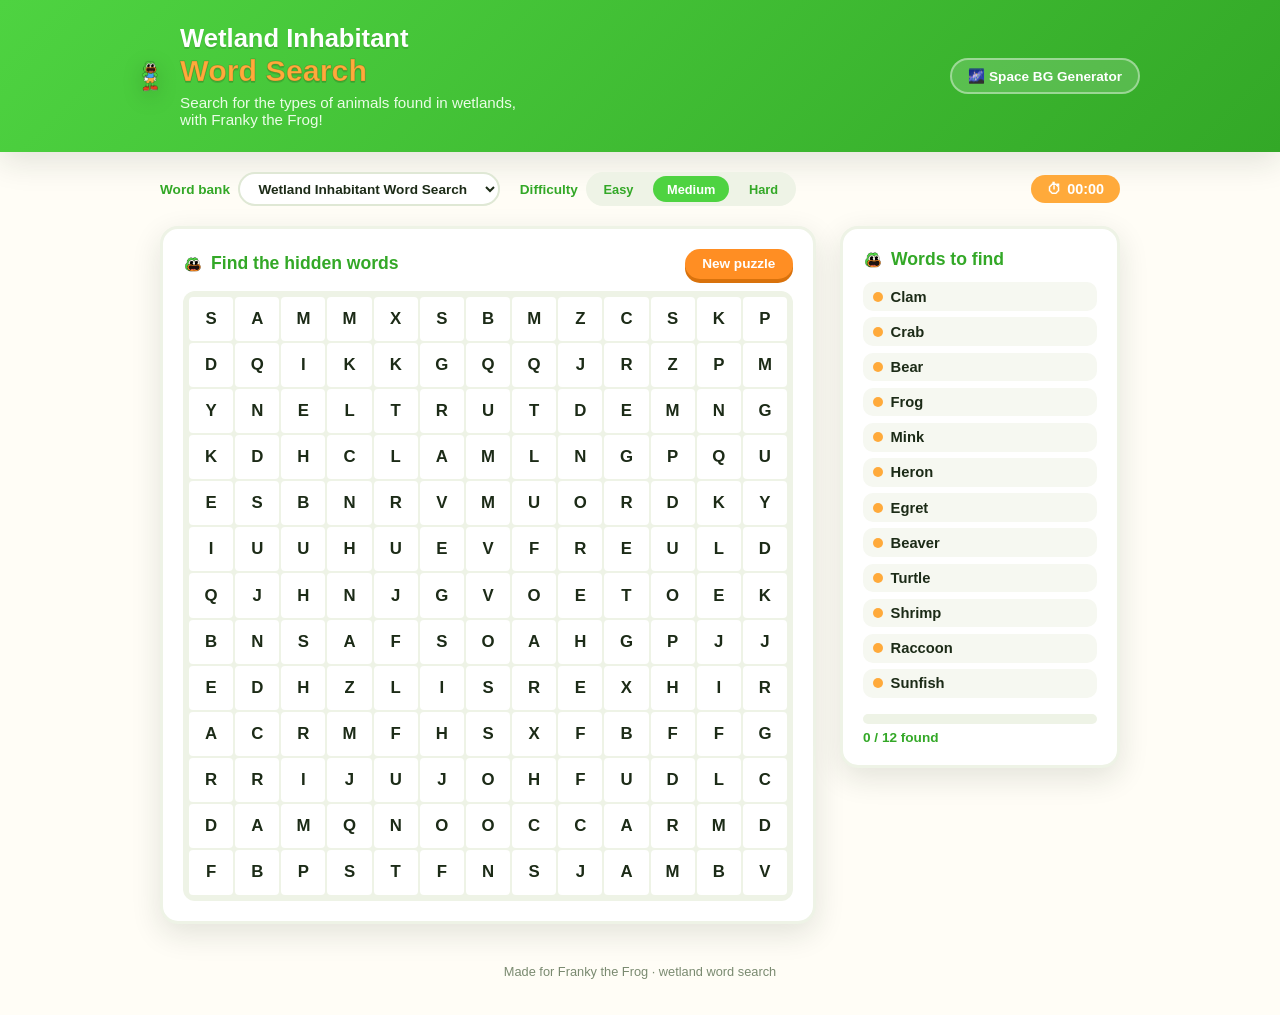
<file: index.html>
<!doctype html>
<html lang="en">
<head>
<meta charset="UTF-8" />
<meta name="viewport" content="width=device-width, initial-scale=1.0" />
<title>Franky's Wetland Word Search</title>
<link rel="icon" href="frany_head_smile.png" />
<link rel="stylesheet" href="styles.css" />
</head>
<body>
  <div class="pond-bg" aria-hidden="true"></div>

  <header class="site-header">
    <div class="header-inner">
      <div class="mascot" aria-hidden="true">
        <img src="franky_right.png" alt="" class="franky-img header-franky-img" />
      </div>
      <div class="title-block">
        <h1 id="title-main">Wetland Inhabitant<span id="title-sub">Word Search</span></h1>
        <p class="subtitle" id="subtitle-text">Search for the types of animals found in wetlands, with Franky the Frog!</p>
      </div>
      <a class="space-gen-link" href="space-generator.html">🌌 Space BG Generator</a>
    </div>
  </header>

  <main>
    <div class="controls-bar">
      <div class="control-group">
        <label for="bank-select">Word bank</label>
        <select id="bank-select"></select>
      </div>
      <div class="control-group">
        <span class="control-label">Difficulty</span>
        <div class="difficulty-buttons" id="difficulty-buttons" role="group" aria-label="Difficulty">
          <button data-difficulty="easy" type="button">Easy</button>
          <button data-difficulty="medium" type="button">Medium</button>
          <button data-difficulty="hard" type="button">Hard</button>
        </div>
      </div>
      <div class="timer-badge">
        <span aria-hidden="true">⏱</span>
        <span id="timer-display">00:00</span>
      </div>
    </div>

    <div class="layout">
      <section class="puzzle-panel" aria-label="Word search grid">
        <div class="panel-head">
          <div class="panel-head-title">
            <img id="mascot-feedback" src="frany_head_smile.png" alt="" class="mascot-feedback" />
            <h2>Find the hidden words</h2>
          </div>
          <button id="reset-btn" class="btn-reset" type="button">New puzzle</button>
        </div>
        <div id="grid" class="grid" role="grid" aria-label="Word search puzzle"></div>
      </section>

      <aside class="word-panel" aria-label="Word list">
        <div class="word-panel-title">
          <img src="frany_head_smile.png" alt="" class="word-panel-icon" />
          <h2>Words to find</h2>
        </div>
        <ul id="word-list" class="word-list"></ul>
        <div class="progress">
          <div class="progress-bar"><div id="progress-fill" class="progress-fill"></div></div>
          <span id="progress-label">0 / 0 found</span>
        </div>
      </aside>
    </div>
  </main>

  <div id="win-banner" class="win-banner hidden" role="status">
    <div class="win-card">
      <div class="win-mascot" aria-hidden="true">
        <img src="frany_head_smile.png" alt="" class="franky-img win-franky-img" />
      </div>
      <h2>Ribbit-ing job!</h2>
      <p id="win-message">You found every word.</p>
      <button id="play-again-btn" class="btn-reset" type="button">Play again</button>
    </div>
  </div>

  <footer class="site-footer">
    <p>Made for Franky the Frog &middot; wetland word search</p>
  </footer>

  <script src="script.js"></script>
</body>
</html>
</file>
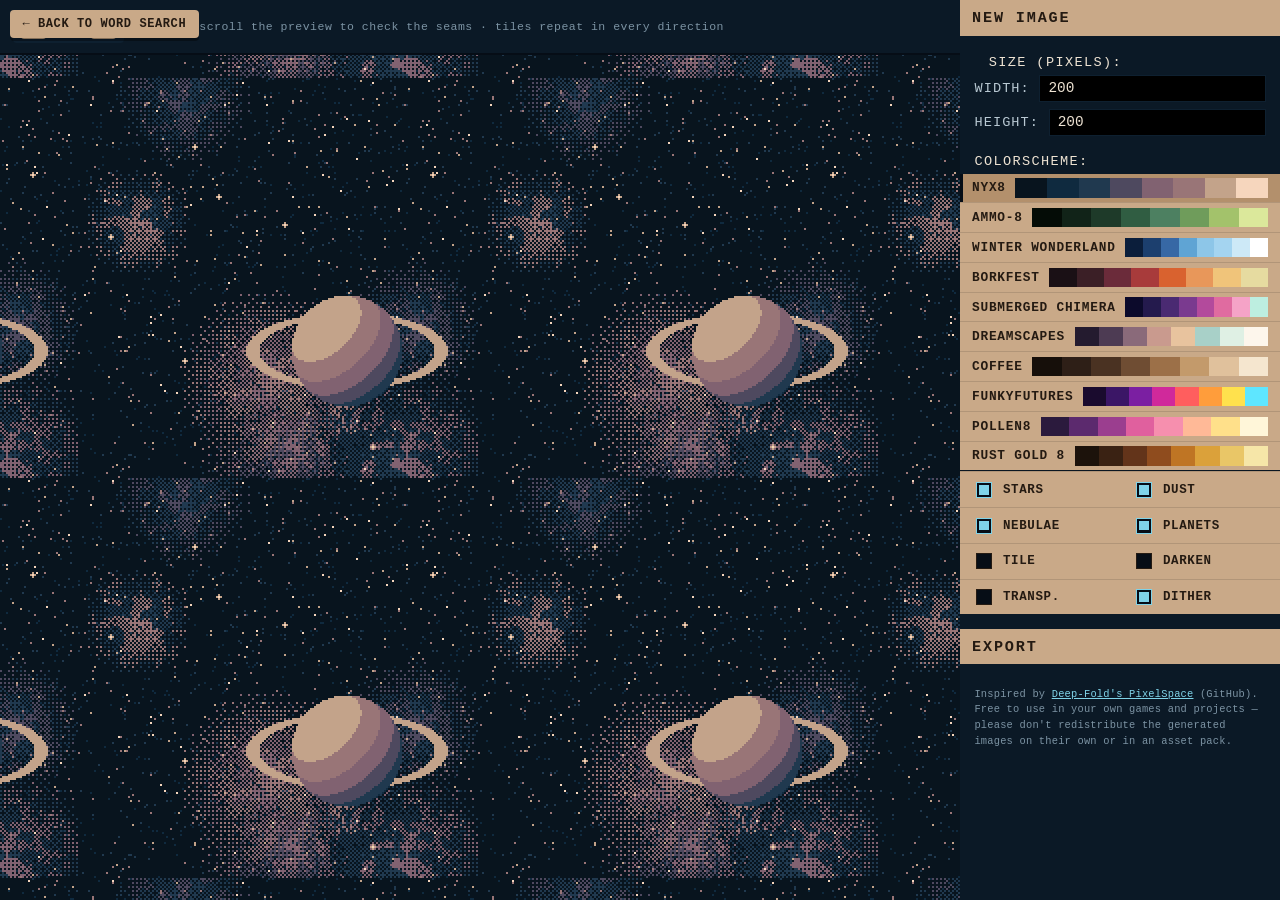
<file: space-generator.html>
<!doctype html>
<html lang="en">
<head>
<meta charset="UTF-8" />
<meta name="viewport" content="width=device-width, initial-scale=1.0" />
<title>PixelSpace &middot; Space Background Generator</title>
<link rel="icon" href="frany_head_smile.png" />
<link rel="stylesheet" href="space-generator.css" />
</head>
<body>
  <a class="back-link" href="index.html">&larr; Back to Word Search</a>

  <div class="app">
    <section class="preview-pane">
      <div class="preview-toolbar">
        <div class="zoom-controls">
          <button id="zoom-out" type="button" title="Zoom out">&minus;</button>
          <span id="zoom-label">2x</span>
          <button id="zoom-in" type="button" title="Zoom in">+</button>
        </div>
        <p class="preview-hint">Drag or scroll the preview to check the seams &middot; tiles repeat in every direction</p>
      </div>
      <div id="preview-viewport" class="preview-viewport">
        <div id="preview-surface" class="preview-surface"></div>
      </div>
    </section>

    <aside class="control-pane">
      <button id="new-image-btn" class="bar-header" type="button">New Image</button>

      <div class="panel-block">
        <div class="section-label">Size (pixels):</div>
        <div class="size-row">
          <label for="width-input">Width:</label>
          <input id="width-input" type="number" min="8" max="512" step="1" value="200" />
        </div>
        <div class="size-row">
          <label for="height-input">Height:</label>
          <input id="height-input" type="number" min="8" max="512" step="1" value="200" />
        </div>
      </div>

      <div class="section-label">Colorscheme:</div>
      <div id="scheme-list" class="scheme-list" role="listbox" aria-label="Color scheme"></div>

      <div class="options-grid" id="options-grid">
        <label class="opt"><input type="checkbox" id="opt-stars" checked /><span>Stars</span></label>
        <label class="opt"><input type="checkbox" id="opt-dust" checked /><span>Dust</span></label>
        <label class="opt"><input type="checkbox" id="opt-nebulae" checked /><span>Nebulae</span></label>
        <label class="opt"><input type="checkbox" id="opt-planets" checked /><span>Planets</span></label>
        <label class="opt"><input type="checkbox" id="opt-tile" /><span>Tile</span></label>
        <label class="opt"><input type="checkbox" id="opt-darken" /><span>Darken</span></label>
        <label class="opt"><input type="checkbox" id="opt-transp" /><span>Transp.</span></label>
        <label class="opt"><input type="checkbox" id="opt-dither" checked /><span>Dither</span></label>
      </div>

      <button id="export-btn" class="bar-header export-btn" type="button">Export</button>
      <p class="credit">
        Inspired by <a href="https://github.com/Deep-Fold/PixelSpace" target="_blank" rel="noopener noreferrer">Deep-Fold&#39;s PixelSpace</a> (GitHub).
        Free to use in your own games and projects &mdash; please don&#39;t redistribute the generated images on their own or in an asset pack.
      </p>
    </aside>
  </div>

  <input type="color" id="color-editor" class="color-editor" aria-hidden="true" tabindex="-1" />

  <script src="space-generator.js"></script>
</body>
</html>
</file>
<file: styles.css>
:root {
  --green: #4ED341;
  --green-dark: #33a827;
  --orange: #FF8E23;
  --blue: #41A2EE;
  --tan: #FFAA3B;
  --red: #EA401E;
  --ink: #1c2b17;
  --paper: #fffdf6;
  --card: #ffffff;
  --shadow: 0 10px 30px rgba(28, 43, 23, 0.12);
  font-size: 16px;
}

* { box-sizing: border-box; }

html, body {
  margin: 0;
  padding: 0;
  min-height: 100%;
  font-family: "Trebuchet MS", "Segoe UI", Verdana, sans-serif;
  color: var(--ink);
  background: var(--paper);
}

.pond-bg {
  position: fixed;
  inset: 0;
  z-index: -1;
  background:
    radial-gradient(circle at 8% 12%, rgba(78, 211, 65, 0.18), transparent 40%),
    radial-gradient(circle at 92% 20%, rgba(65, 162, 238, 0.15), transparent 45%),
    radial-gradient(circle at 50% 95%, rgba(255, 170, 59, 0.16), transparent 50%),
    var(--paper);
}

.site-header {
  background: linear-gradient(135deg, var(--green) 0%, var(--green-dark) 100%);
  padding: 1.5rem 1.25rem;
  box-shadow: var(--shadow);
}

.header-inner {
  max-width: 1000px;
  margin: 0 auto;
  display: flex;
  align-items: center;
  gap: 1.25rem;
}

.mascot { flex: 0 0 auto; }

.franky-img {
  display: block;
  filter: drop-shadow(0 6px 10px rgba(0,0,0,0.18));
}

.header-franky-img {
  height: 32px;
  width: auto;
}

.win-franky-img {
  height: 46px;
  width: auto;
  margin: 0 auto 0.5rem;
}

.title-block h1 {
  margin: 0;
  font-size: 1.6rem;
  line-height: 1.15;
  color: #fff;
  text-shadow: 0 2px 0 rgba(0,0,0,0.12);
  display: flex;
  flex-direction: column;
}

.title-block h1 span {
  font-size: 1.9rem;
  color: var(--tan);
  -webkit-text-stroke: 1px rgba(0,0,0,0.15);
}

.subtitle {
  margin: 0.35rem 0 0;
  color: #eafce6;
  font-size: 0.95rem;
  max-width: 40ch;
}

.space-gen-link {
  flex: 0 0 auto;
  margin-left: auto;
  display: inline-flex;
  align-items: center;
  gap: 0.35rem;
  background: rgba(255, 255, 255, 0.16);
  color: #fff;
  text-decoration: none;
  font-weight: 700;
  font-size: 0.85rem;
  padding: 0.5rem 1rem;
  border-radius: 999px;
  border: 2px solid rgba(255, 255, 255, 0.4);
  white-space: nowrap;
  transition: background 0.15s ease, transform 0.08s ease;
}
.space-gen-link:hover { background: rgba(255, 255, 255, 0.28); }
.space-gen-link:active { transform: translateY(1px); }

.controls-bar {
  max-width: 1000px;
  margin: 1.25rem auto 0;
  padding: 0 1.25rem;
  display: flex;
  flex-wrap: wrap;
  align-items: center;
  gap: 1.25rem;
}

.control-group {
  display: flex;
  align-items: center;
  gap: 0.5rem;
  font-size: 0.85rem;
  font-weight: 700;
  color: var(--green-dark);
}

.control-group label,
.control-label {
  white-space: nowrap;
}

#bank-select {
  font-family: inherit;
  font-weight: 700;
  font-size: 0.85rem;
  color: var(--ink);
  background: #fff;
  border: 2px solid #dfe8d5;
  border-radius: 999px;
  padding: 0.4rem 0.9rem;
  cursor: pointer;
}

.difficulty-buttons {
  display: flex;
  gap: 0.4rem;
  background: #eef3e6;
  padding: 0.25rem;
  border-radius: 999px;
}

.difficulty-buttons button {
  border: none;
  background: transparent;
  padding: 0.35rem 0.85rem;
  border-radius: 999px;
  font-weight: 700;
  font-size: 0.8rem;
  color: var(--green-dark);
  cursor: pointer;
}

.difficulty-buttons button.active {
  background: var(--green);
  color: #fff;
}

.timer-badge {
  margin-left: auto;
  display: flex;
  align-items: center;
  gap: 0.4rem;
  background: var(--tan);
  color: #fff;
  font-weight: 700;
  font-size: 0.9rem;
  padding: 0.4rem 1rem;
  border-radius: 999px;
  font-variant-numeric: tabular-nums;
}

.layout {
  max-width: 1000px;
  margin: 1.25rem auto 2.5rem;
  padding: 0 1.25rem;
  display: grid;
  grid-template-columns: 1fr 280px;
  gap: 1.5rem;
  align-items: start;
}

.puzzle-panel, .word-panel {
  background: var(--card);
  border-radius: 18px;
  box-shadow: var(--shadow);
  padding: 1.25rem;
  border: 3px solid #eef3e6;
}

.panel-head {
  display: flex;
  align-items: center;
  justify-content: space-between;
  margin-bottom: 0.75rem;
}

.panel-head h2, .word-panel h2 {
  margin: 0;
  font-size: 1.1rem;
  color: var(--green-dark);
}

.panel-head-title,
.word-panel-title {
  display: flex;
  align-items: center;
  gap: 0.5rem;
}

.word-panel-title {
  margin-bottom: 0.75rem;
}

.mascot-feedback,
.word-panel-icon {
  display: block;
  width: 20px;
  height: 20px;
  object-fit: contain;
  transition: transform 0.15s ease;
}

.mascot-feedback.miss {
  animation: mascot-shake 0.5s ease;
}

@keyframes mascot-shake {
  0%, 100% { transform: rotate(0deg); }
  25% { transform: rotate(-12deg); }
  75% { transform: rotate(12deg); }
}

.btn-reset {
  background: var(--orange);
  color: #fff;
  border: none;
  border-radius: 999px;
  padding: 0.45rem 1.1rem;
  font-weight: 700;
  font-size: 0.85rem;
  cursor: pointer;
  box-shadow: 0 4px 0 #d9720c;
  transition: transform 0.08s ease;
}
.btn-reset:active { transform: translateY(2px); box-shadow: 0 2px 0 #d9720c; }
.btn-reset:hover { filter: brightness(1.05); }

.grid {
  display: grid;
  gap: 2px;
  user-select: none;
  touch-action: none;
  width: 100%;
  aspect-ratio: 17 / 14;
  background: #eef3e6;
  border-radius: 12px;
  padding: 6px;
}

.cell {
  display: flex;
  align-items: center;
  justify-content: center;
  font-weight: 700;
  font-size: var(--cell-font, clamp(0.55rem, 1.6vw, 1.05rem));
  background: #fff;
  border-radius: 4px;
  color: var(--ink);
  cursor: pointer;
  position: relative;
}

.cell.selecting {
  background: var(--blue);
  color: #fff;
}

.cell.found {
  color: #fff;
}

.word-list {
  list-style: none;
  margin: 0;
  padding: 0;
  display: flex;
  flex-direction: column;
  gap: 0.4rem;
}

.word-list li {
  padding: 0.4rem 0.6rem;
  border-radius: 10px;
  background: #f6f8f1;
  font-weight: 600;
  text-transform: capitalize;
  font-size: 0.92rem;
  display: flex;
  align-items: center;
  gap: 0.5rem;
  transition: background 0.2s ease, color 0.2s ease;
}

.word-list li::before {
  content: "";
  width: 10px;
  height: 10px;
  border-radius: 50%;
  background: var(--tan);
  flex: 0 0 auto;
}

.word-list li.found {
  background: var(--green);
  color: #fff;
  text-decoration: line-through;
  text-decoration-thickness: 2px;
}

.word-list li.found::before {
  background: #fff;
}

.progress {
  margin-top: 1rem;
  display: flex;
  flex-direction: column;
  gap: 0.4rem;
}

.progress-bar {
  height: 10px;
  border-radius: 999px;
  background: #eef3e6;
  overflow: hidden;
}

.progress-fill {
  height: 100%;
  width: 0%;
  background: linear-gradient(90deg, var(--green), var(--blue));
  transition: width 0.35s ease;
}

#progress-label {
  font-size: 0.85rem;
  font-weight: 700;
  color: var(--green-dark);
}

.win-banner {
  position: fixed;
  inset: 0;
  display: flex;
  align-items: center;
  justify-content: center;
  background: rgba(28, 43, 23, 0.55);
  z-index: 50;
  padding: 1rem;
}

.win-banner.hidden { display: none; }

.win-card {
  background: #fff;
  border-radius: 20px;
  padding: 2rem;
  text-align: center;
  max-width: 320px;
  box-shadow: var(--shadow);
}

.win-card h2 { color: var(--green-dark); margin: 0.25rem 0; }
.win-card p { color: #555; margin: 0 0 1rem; }

.site-footer {
  text-align: center;
  color: #7a8a70;
  font-size: 0.8rem;
  padding-bottom: 1.5rem;
}

@media (max-width: 720px) {
  .layout {
    grid-template-columns: 1fr;
  }
  .header-inner { gap: 0.85rem; flex-wrap: wrap; }
  .header-franky-img { height: 26px; }
  .title-block h1 { font-size: 1.25rem; }
  .title-block h1 span { font-size: 1.45rem; }
  .controls-bar { gap: 0.75rem; }
  .timer-badge { margin-left: 0; }
  .space-gen-link { margin-left: 0; font-size: 0.78rem; padding: 0.4rem 0.8rem; }
}
</file>
<file: space-generator.css>
:root {
  --navy-deep: #060d16;
  --navy: #0b1926;
  --navy-panel: #0e2030;
  --tan: #c9a988;
  --tan-dark: #b3906c;
  --tan-text: #241a12;
  --cream: #eee3d3;
  --accent: #7fd3e8;
  font-size: 16px;
}

* { box-sizing: border-box; }

html, body {
  margin: 0;
  padding: 0;
  height: 100%;
  background: var(--navy-deep);
  color: var(--cream);
  font-family: "Courier New", "Consolas", monospace;
  letter-spacing: 0.03em;
}

.back-link {
  position: fixed;
  top: 0.6rem;
  left: 0.6rem;
  z-index: 20;
  background: var(--tan);
  color: var(--tan-text);
  text-decoration: none;
  font-weight: 700;
  font-size: 0.75rem;
  text-transform: uppercase;
  letter-spacing: 0.05em;
  padding: 0.45rem 0.8rem;
  border-radius: 4px;
  box-shadow: 0 3px 0 rgba(0,0,0,0.35);
}
.back-link:hover { filter: brightness(1.06); }

.app {
  display: flex;
  height: 100vh;
  width: 100%;
}

/* ---------- Preview ---------- */

.preview-pane {
  flex: 1 1 auto;
  min-width: 0;
  display: flex;
  flex-direction: column;
  background: #000;
}

.preview-toolbar {
  display: flex;
  align-items: center;
  gap: 1rem;
  padding: 0.6rem 3.5rem 0.6rem 0.8rem;
  background: var(--navy);
  border-bottom: 2px solid var(--navy-deep);
  flex-wrap: wrap;
}

.zoom-controls {
  display: flex;
  align-items: center;
  gap: 0.5rem;
  background: var(--navy-panel);
  border-radius: 4px;
  padding: 0.25rem 0.5rem;
}

.zoom-controls button {
  width: 1.6rem;
  height: 1.6rem;
  border: none;
  border-radius: 3px;
  background: var(--tan);
  color: var(--tan-text);
  font-weight: 700;
  font-size: 1rem;
  cursor: pointer;
  line-height: 1;
}
.zoom-controls button:hover { filter: brightness(1.08); }
.zoom-controls button:active { transform: translateY(1px); }

#zoom-label {
  font-size: 0.8rem;
  min-width: 2.2em;
  text-align: center;
}

.preview-hint {
  margin: 0;
  font-size: 0.72rem;
  color: #7c93a3;
}

.preview-viewport {
  flex: 1 1 auto;
  overflow: auto;
  cursor: grab;
  background: #000;
}

.preview-viewport.dragging { cursor: grabbing; }

.preview-surface {
  image-rendering: pixelated;
  image-rendering: -moz-crisp-edges;
  image-rendering: crisp-edges;
  background-repeat: repeat;
}

/* ---------- Control panel ---------- */

.control-pane {
  flex: 0 0 320px;
  width: 320px;
  max-width: 100%;
  background: var(--navy);
  overflow-y: auto;
  display: flex;
  flex-direction: column;
}

.bar-header {
  display: block;
  width: 100%;
  background: var(--tan);
  color: var(--tan-text);
  border: none;
  padding: 0.55rem 0.75rem;
  font-family: inherit;
  font-weight: 700;
  font-size: 0.95rem;
  text-transform: uppercase;
  letter-spacing: 0.12em;
  text-align: left;
  cursor: pointer;
}
.bar-header:hover { filter: brightness(1.05); }
.bar-header:active { filter: brightness(0.97); }

.panel-block {
  padding: 0.7rem 0.9rem 0.2rem;
}

.section-label {
  padding: 0.5rem 0.9rem 0.3rem;
  font-size: 0.85rem;
  text-transform: uppercase;
  letter-spacing: 0.1em;
  color: var(--cream);
}

.size-row {
  display: flex;
  align-items: center;
  justify-content: space-between;
  gap: 0.6rem;
  margin-bottom: 0.4rem;
  font-size: 0.85rem;
}

.size-row label {
  text-transform: uppercase;
  letter-spacing: 0.08em;
  color: #b9c9d3;
  white-space: nowrap;
}

.size-row input[type="number"] {
  flex: 1;
  min-width: 0;
  background: #000;
  color: var(--cream);
  border: 1px solid var(--navy-panel);
  font-family: inherit;
  font-size: 0.9rem;
  padding: 0.3rem 0.5rem;
}

.scheme-list {
  display: flex;
  flex-direction: column;
}

.scheme-row {
  display: flex;
  align-items: center;
  gap: 0.6rem;
  background: var(--tan);
  color: var(--tan-text);
  padding: 0.3rem 0.75rem;
  border-top: 1px solid rgba(0,0,0,0.12);
  cursor: pointer;
  font-size: 0.8rem;
  font-weight: 700;
  text-transform: uppercase;
  letter-spacing: 0.06em;
}

.scheme-row:first-child { border-top: none; }

.scheme-row:hover { filter: brightness(1.04); }

.scheme-row.active {
  background: var(--tan-dark);
  box-shadow: inset 3px 0 0 var(--navy-deep);
}

.scheme-name {
  flex: 0 0 auto;
  white-space: nowrap;
  overflow: hidden;
  text-overflow: ellipsis;
}

.scheme-swatches {
  flex: 1 1 auto;
  display: flex;
  min-width: 0;
  height: 1.2rem;
}

.swatch {
  flex: 1 1 0;
  min-width: 4px;
  height: 100%;
  border: none;
  padding: 0;
  cursor: pointer;
}
.swatch:hover { outline: 1px solid var(--navy-deep); outline-offset: -1px; }

.options-grid {
  display: grid;
  grid-template-columns: 1fr 1fr;
  border-top: 1px solid rgba(0,0,0,0.12);
}

.opt {
  display: flex;
  align-items: center;
  gap: 0.5rem;
  background: var(--tan);
  color: var(--tan-text);
  padding: 0.4rem 0.75rem;
  font-size: 0.78rem;
  font-weight: 700;
  text-transform: uppercase;
  letter-spacing: 0.05em;
  border-top: 1px solid rgba(0,0,0,0.12);
  cursor: pointer;
  user-select: none;
}
.opt:nth-child(-n+2) { border-top: 1px solid rgba(0,0,0,0.12); }

.opt input[type="checkbox"] {
  appearance: none;
  -webkit-appearance: none;
  width: 1rem;
  height: 1rem;
  background: var(--navy-deep);
  border: 1px solid var(--tan-text);
  flex: 0 0 auto;
  display: grid;
  place-content: center;
  cursor: pointer;
}
.opt input[type="checkbox"]::before {
  content: "";
  width: 0.6rem;
  height: 0.6rem;
  background: var(--accent);
  transform: scale(0);
}
.opt input[type="checkbox"]:checked::before { transform: scale(1); }
.opt input[type="checkbox"]:checked { border-color: var(--accent); }

.export-btn {
  margin-top: 0.9rem;
}

.credit {
  padding: 0.75rem 0.9rem 1.25rem;
  font-size: 0.65rem;
  line-height: 1.5;
  color: #7c93a3;
  letter-spacing: 0.02em;
}
.credit a { color: var(--accent); }

.color-editor {
  position: fixed;
  top: -100px;
  left: -100px;
  width: 1px;
  height: 1px;
  opacity: 0;
  pointer-events: none;
}

@media (max-width: 760px) {
  .app { flex-direction: column; height: auto; min-height: 100vh; }
  .control-pane { flex: 0 0 auto; width: 100%; order: -1; }
  .preview-pane { height: 60vh; }
  .back-link { position: static; display: inline-block; margin: 0.6rem; }
}
</file>
